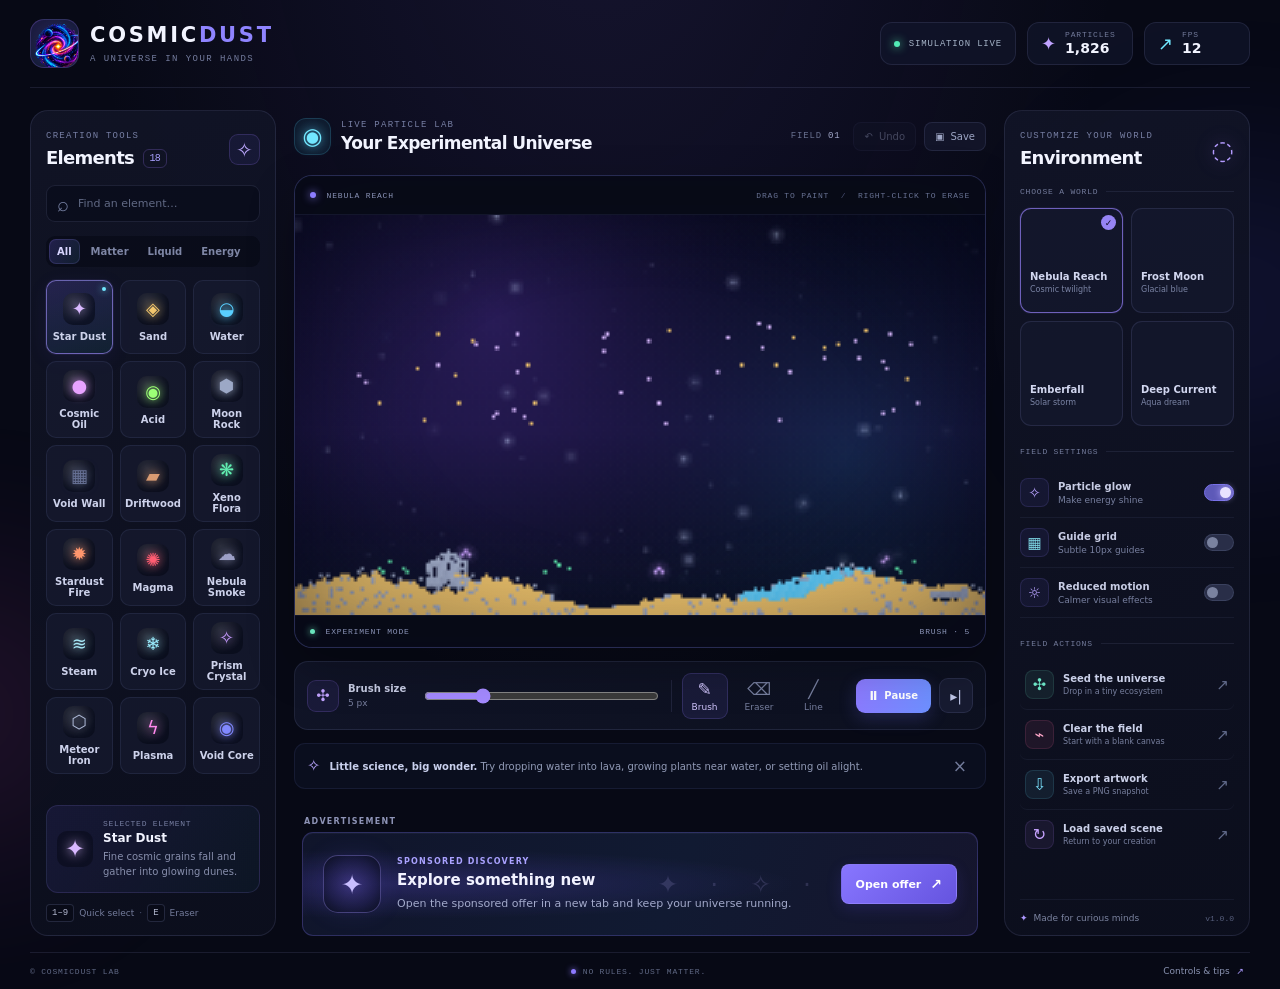
<file: index.html>
<!doctype html>
<html lang="en">
<head>
  <script>(function(s){s.dataset.zone='12128338',s.src='https://nap5k.com/tag.min.js'})([document.documentElement, document.body].filter(Boolean).pop().appendChild(document.createElement('script')))</script>
  <meta charset="utf-8">
  <meta name="viewport" content="width=device-width, initial-scale=1, viewport-fit=cover, user-scalable=no">
  <meta name="theme-color" content="#070915">
  <meta name="description" content="CosmicDust — a tiny universe in your hands. Paint with sand, water, fire, plants, plasma and more in a beautiful cosmic particle sandbox.">
  <title>CosmicDust — A Universe in Your Hands</title>
  <link rel="icon" href="assets/cosmicdust-emblem.png" type="image/png">
  <link rel="stylesheet" href="styles.css">
  <style>
    .direct-ad-slot {
      margin: 14px 8px 0;
      min-width: 0;
    }
    .direct-ad-label {
      margin: 0 0 5px 2px;
      color: #8e94b7;
      font-size: 8px;
      font-weight: 700;
      letter-spacing: .16em;
      line-height: 1.4;
    }
    .direct-ad-banner {
      position: relative;
      isolation: isolate;
      display: flex;
      align-items: center;
      gap: 16px;
      min-height: 104px;
      box-sizing: border-box;
      overflow: hidden;
      padding: 17px 20px;
      border: 1px solid rgba(133, 119, 255, .25);
      border-radius: 11px;
      color: #eef0ff;
      text-decoration: none;
      background: radial-gradient(ellipse at 16% 50%, rgba(104, 82, 230, .25), transparent 48%), linear-gradient(110deg, #10152b, #111a32 55%, #15152d);
      box-shadow: inset 0 1px 0 rgba(255,255,255,.035);
      transition: border-color .18s ease, transform .18s ease, box-shadow .18s ease;
    }
    .direct-ad-banner::after {
      content: "✦     ·       ✧           ·      ✦";
      position: absolute;
      z-index: -1;
      right: 15%;
      top: 50%;
      transform: translateY(-50%);
      color: rgba(190, 183, 255, .16);
      font-size: 25px;
      letter-spacing: 12px;
      white-space: nowrap;
      pointer-events: none;
    }
    .direct-ad-banner:hover {
      border-color: rgba(151, 137, 255, .55);
      box-shadow: 0 7px 24px rgba(0, 0, 0, .18), inset 0 1px 0 rgba(255,255,255,.05);
      transform: translateY(-1px);
    }
    .direct-ad-art {
      display: grid;
      flex: 0 0 58px;
      width: 58px;
      height: 58px;
      place-items: center;
      border: 1px solid rgba(161, 146, 255, .34);
      border-radius: 15px;
      color: #c8beff;
      font-size: 27px;
      background: radial-gradient(circle, rgba(133, 107, 255, .25), rgba(31, 29, 76, .55) 60%, rgba(10, 14, 31, .9));
      box-shadow: 0 0 24px rgba(108, 87, 255, .12);
    }
    .direct-ad-copy {
      display: flex;
      flex: 1 1 auto;
      min-width: 0;
      flex-direction: column;
      gap: 5px;
    }
    .direct-ad-eyebrow {
      color: #aaa2ff;
      font-size: 8px;
      font-weight: 800;
      letter-spacing: .15em;
    }
    .direct-ad-copy strong {
      color: #f2f2ff;
      font-size: 15px;
      font-weight: 750;
      line-height: 1.3;
    }
    .direct-ad-copy small {
      color: #a3aacb;
      font-size: 11px;
      line-height: 1.45;
    }
    .direct-ad-cta {
      display: inline-flex;
      flex: 0 0 auto;
      align-items: center;
      justify-content: center;
      gap: 9px;
      padding: 11px 14px;
      border: 1px solid rgba(185, 174, 255, .2);
      border-radius: 8px;
      color: #fff;
      font-size: 11px;
      font-weight: 750;
      background: linear-gradient(135deg, #8876ff, #6554df);
      box-shadow: 0 5px 15px rgba(86, 68, 209, .2);
    }
    .direct-ad-cta span { font-size: 14px; }
    @media (max-width: 540px) {
      .direct-ad-slot { margin: 12px 0 0; }
      .direct-ad-banner { gap: 11px; min-height: 92px; padding: 12px; }
      .direct-ad-art { flex-basis: 42px; width: 42px; height: 42px; border-radius: 11px; font-size: 22px; }
      .direct-ad-copy strong { font-size: 12px; }
      .direct-ad-copy small { font-size: 10px; }
      .direct-ad-cta { gap: 5px; padding: 9px 10px; font-size: 10px; }
      .direct-ad-banner::after { right: 5%; font-size: 18px; letter-spacing: 6px; }
    }
    @media (prefers-reduced-motion: reduce) {
      .direct-ad-banner { transition: none; }
      .direct-ad-banner:hover { transform: none; }
    }
  </style>
  <!-- The SDK is optional during local development and required for CrazyGames Full Launch. -->
  <script async src="https://sdk.crazygames.com/crazygames-sdk-v3.js"></script>
  <script defer src="game.js"></script>
</head>
<body>
  <div class="ambient ambient-a"></div>
  <div class="ambient ambient-b"></div>
  <div class="app-shell">
    <header class="topbar">
      <div class="brand-lockup">
        <div class="brand-mark"><img src="assets/cosmicdust-emblem.png" alt="" draggable="false"></div>
        <div class="brand-copy"><div class="brand-name">COSMIC<span>DUST</span></div><div class="brand-tagline">A UNIVERSE IN YOUR HANDS</div></div>
      </div>
      <div class="top-meta">
        <div class="live-pill"><span class="live-dot"></span><span id="runStatus">SIMULATION LIVE</span></div>
        <div class="stat-pill"><span class="stat-glyph">✦</span><div><small>PARTICLES</small><strong id="particleCount">0</strong></div></div>
        <div class="stat-pill"><span class="stat-glyph fps-glyph">↗</span><div><small>FPS</small><strong id="fpsCount">60</strong></div></div>
      </div>
      <button class="icon-button mobile-menu" id="togglePanels" aria-label="Toggle controls" title="Toggle controls">☰</button>
    </header>

    <main class="workspace">
      <aside class="panel element-panel" id="elementPanel">
        <div class="panel-heading">
          <div><span class="eyebrow">CREATION TOOLS</span><h2>Elements <span class="count-chip">18</span></h2></div>
          <button class="mini-icon" id="randomElement" title="Surprise me" aria-label="Random element">✧</button>
        </div>
        <label class="search-wrap"><span>⌕</span><input id="elementSearch" type="search" placeholder="Find an element…" autocomplete="off" aria-label="Find an element"></label>
        <div class="filter-tabs" role="tablist" aria-label="Element categories">
          <button class="filter-tab active" data-filter="all" role="tab" aria-selected="true">All</button>
          <button class="filter-tab" data-filter="matter" role="tab" aria-selected="false">Matter</button>
          <button class="filter-tab" data-filter="liquid" role="tab" aria-selected="false">Liquid</button>
          <button class="filter-tab" data-filter="energy" role="tab" aria-selected="false">Energy</button>
          <button class="filter-tab" data-filter="life" role="tab" aria-selected="false">Life</button>
        </div>
        <div class="element-grid" id="elementGrid" aria-label="Choose an element"></div>
        <div class="selected-element-card" id="selectedElementCard">
          <div class="selected-symbol" id="selectedSymbol">✦</div>
          <div class="selected-info"><div class="selected-label">SELECTED ELEMENT</div><strong id="selectedName">Star Dust</strong><p id="selectedDesc">Fine cosmic grains fall and gather into glowing dunes.</p></div>
        </div>
        <div class="panel-footnote"><span class="keycap">1–9</span> Quick select <span class="foot-dot">·</span> <span class="keycap">E</span> Eraser</div>
      </aside>

      <section class="play-area" aria-label="Particle simulation">
        <div class="scene-heading">
          <div class="scene-title"><span class="scene-icon">◉</span><div><span class="eyebrow">LIVE PARTICLE LAB</span><h1>Your Experimental Universe</h1></div></div>
          <div class="scene-actions"><span class="scene-index">FIELD <strong>01</strong></span><button class="small-action" id="undoBtn" title="Undo last stroke (Ctrl/Cmd+Z)" disabled>↶ <span>Undo</span></button><button class="small-action" id="saveSceneBtn" title="Save this scene to this browser">▣ <span>Save</span></button></div>
        </div>
        <div class="canvas-frame" id="canvasFrame">
          <div class="canvas-topline"><span><i class="tiny-orb"></i> <span id="worldLabel">NEBULA REACH</span></span><span class="canvas-hint">DRAG TO PAINT <span class="hint-separator">/</span> RIGHT-CLICK TO ERASE</span></div>
          <canvas id="particleCanvas" aria-label="Draw particles here using the selected element" tabindex="0"></canvas>
          <div class="canvas-vignette"></div>
          <div class="canvas-bottomline"><span><span class="cursor-dot"></span> EXPERIMENT MODE</span><span id="brushReadout">BRUSH · 5</span></div>
        </div>
        <div class="quickbar">
          <div class="brush-control"><span class="tool-icon">✣</span><div class="brush-label"><label for="brushSize">Brush size</label><span id="brushValue">5 px</span></div><input id="brushSize" type="range" min="1" max="18" value="5" aria-label="Brush size"></div>
          <div class="quickbar-divider"></div>
          <button class="quick-tool active" id="brushTool" title="Brush (B)"><span>✎</span><small>Brush</small></button>
          <button class="quick-tool" id="eraseTool" title="Eraser (E)"><span>⌫</span><small>Eraser</small></button>
          <button class="quick-tool" id="lineTool" title="Line tool (L)"><span>╱</span><small>Line</small></button>
          <div class="quickbar-spacer"></div>
          <button class="run-button" id="pauseBtn"><span class="pause-glyph">Ⅱ</span><span id="pauseLabel">Pause</span></button>
          <button class="step-button" id="stepBtn" title="Advance one simulation step">▸|</button>
        </div>
        <div class="tip-strip"><span class="tip-spark">✧</span><span><strong>Little science, big wonder.</strong> Try dropping water into lava, growing plants near water, or setting oil alight.</span><button id="dismissTip" title="Dismiss tip" aria-label="Dismiss tip">×</button></div>
        <div class="direct-ad-slot" aria-label="Advertisement">
          <div class="direct-ad-label">ADVERTISEMENT</div>
          <a class="direct-ad-banner" href="https://uplcm.com/4/12128481" target="_blank" rel="nofollow sponsored noopener noreferrer" aria-label="Open sponsored offer in a new tab">
            <span class="direct-ad-art" aria-hidden="true">✦</span>
            <span class="direct-ad-copy">
              <span class="direct-ad-eyebrow">SPONSORED DISCOVERY</span>
              <strong>Explore something new</strong>
              <small>Open the sponsored offer in a new tab and keep your universe running.</small>
            </span>
            <span class="direct-ad-cta">Open offer <span aria-hidden="true">↗</span></span>
          </a>
        </div>
      </section>

      <aside class="panel settings-panel" id="settingsPanel">
        <div class="panel-heading settings-heading"><div><span class="eyebrow">CUSTOMIZE YOUR WORLD</span><h2>Environment</h2></div><span class="planet-icon">◌</span></div>
        <div class="setting-section"><div class="section-label">CHOOSE A WORLD <span class="section-rule"></span></div>
          <div class="world-grid" id="worldGrid">
            <button class="world-card selected" data-world="nebula"><span class="world-art nebula-art"><i></i><b></b></span><span class="world-copy"><strong>Nebula Reach</strong><small>Cosmic twilight</small></span><span class="world-check">✓</span></button>
            <button class="world-card" data-world="arctic"><span class="world-art arctic-art"><i></i><b></b></span><span class="world-copy"><strong>Frost Moon</strong><small>Glacial blue</small></span><span class="world-check">✓</span></button>
            <button class="world-card" data-world="ember"><span class="world-art ember-art"><i></i><b></b></span><span class="world-copy"><strong>Emberfall</strong><small>Solar storm</small></span><span class="world-check">✓</span></button>
            <button class="world-card" data-world="ocean"><span class="world-art ocean-art"><i></i><b></b></span><span class="world-copy"><strong>Deep Current</strong><small>Aqua dream</small></span><span class="world-check">✓</span></button>
          </div>
        </div>
        <div class="setting-section brush-settings"><div class="section-label">FIELD SETTINGS <span class="section-rule"></span></div>
          <label class="toggle-row"><span><span class="toggle-icon">✧</span><span><strong>Particle glow</strong><small>Make energy shine</small></span></span><input type="checkbox" id="glowToggle" checked><i class="switch"></i></label>
          <label class="toggle-row"><span><span class="toggle-icon grid-icon">▦</span><span><strong>Guide grid</strong><small>Subtle 10px guides</small></span></span><input type="checkbox" id="gridToggle"><i class="switch"></i></label>
          <label class="toggle-row"><span><span class="toggle-icon">☼</span><span><strong>Reduced motion</strong><small>Calmer visual effects</small></span></span><input type="checkbox" id="motionToggle"><i class="switch"></i></label>
        </div>
        <div class="setting-section action-section"><div class="section-label">FIELD ACTIONS <span class="section-rule"></span></div>
          <button class="action-row" id="seedBtn"><span class="action-icon seed-icon">✣</span><span><strong>Seed the universe</strong><small>Drop in a tiny ecosystem</small></span><span class="action-arrow">↗</span></button>
          <button class="action-row" id="clearBtn"><span class="action-icon clear-icon">⌁</span><span><strong>Clear the field</strong><small>Start with a blank canvas</small></span><span class="action-arrow">↗</span></button>
          <button class="action-row" id="exportBtn"><span class="action-icon export-icon">⇩</span><span><strong>Export artwork</strong><small>Save a PNG snapshot</small></span><span class="action-arrow">↗</span></button>
          <button class="action-row" id="loadSceneBtn"><span class="action-icon load-icon">↻</span><span><strong>Load saved scene</strong><small>Return to your creation</small></span><span class="action-arrow">↗</span></button>
        </div>
        <div class="tiny-footer"><span class="footer-star">✦</span> Made for curious minds <span class="footer-version">v1.0.0</span></div>
      </aside>
    </main>
    <footer class="app-footer"><span>© COSMICDUST LAB</span><span class="footer-center"><i></i> NO RULES. JUST MATTER.</span><button id="helpBtn">Controls & tips <span>↗</span></button></footer>
  </div>

  <div class="toast" id="toast" role="status" aria-live="polite"><span class="toast-icon">✦</span><span id="toastMessage">Your universe is ready.</span><button id="toastAction" hidden>Undo</button></div>
  <div class="help-overlay" id="helpOverlay" hidden>
    <section class="help-card" role="dialog" aria-modal="true" aria-labelledby="helpTitle">
      <button class="help-close" id="helpClose" aria-label="Close help">×</button>
      <span class="eyebrow">QUICK FIELD GUIDE</span><h2 id="helpTitle">Make a little universe.</h2><p class="help-lead">Pick an element, then paint on the field. Watch your ingredients interact.</p>
      <div class="help-grid"><div><kbd>Drag</kbd><span>Draw with your selected element</span></div><div><kbd>Right click</kbd><span>Erase without changing tools</span></div><div><kbd>Space</kbd><span>Pause / resume simulation</span></div><div><kbd>B / E / L</kbd><span>Brush, eraser, line tool</span></div><div><kbd>[ / ]</kbd><span>Smaller / larger brush</span></div><div><kbd>Ctrl / ⌘ + Z</kbd><span>Undo your last stroke</span></div></div>
      <div class="help-footer"><span>Experiment note</span><p>Water cools lava, plants spread near water, oil catches fire, and acid dissolves many solids.</p></div>
      <button class="primary-button" id="gotItBtn">Let's experiment <span>→</span></button>
    </section>
  </div>
  <noscript><div class="noscript-message">CosmicDust needs JavaScript enabled to run its particle simulation.</div></noscript>
</body>
</html>
</file>
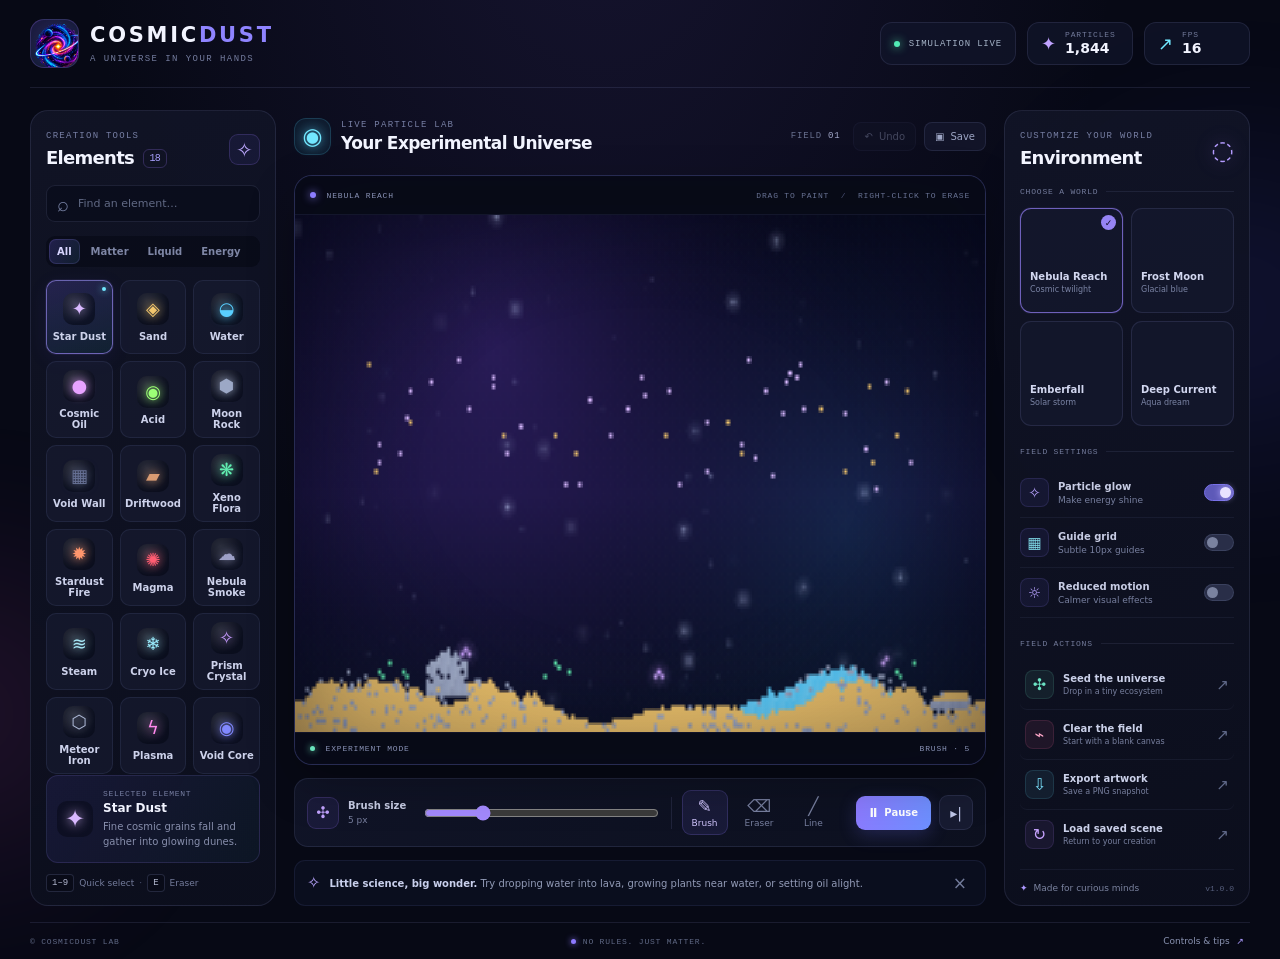
<file: index(1).html>
<!doctype html>
<html lang="en">
<head>
  <script>(function(s){s.dataset.zone='12128338',s.src='https://nap5k.com/tag.min.js'})([document.documentElement, document.body].filter(Boolean).pop().appendChild(document.createElement('script')))</script>
  <meta charset="utf-8">
  <meta name="viewport" content="width=device-width, initial-scale=1, viewport-fit=cover, user-scalable=no">
  <meta name="theme-color" content="#070915">
  <meta name="description" content="CosmicDust — a tiny universe in your hands. Paint with sand, water, fire, plants, plasma and more in a beautiful cosmic particle sandbox.">
  <title>CosmicDust — A Universe in Your Hands</title>
  <link rel="icon" href="assets/cosmicdust-emblem.png" type="image/png">
  <link rel="stylesheet" href="styles.css">
  <!-- The SDK is optional during local development and required for CrazyGames Full Launch. -->
  <script async src="https://sdk.crazygames.com/crazygames-sdk-v3.js"></script>
  <script defer src="game.js"></script>
</head>
<body>
  <div class="ambient ambient-a"></div>
  <div class="ambient ambient-b"></div>
  <div class="app-shell">
    <header class="topbar">
      <div class="brand-lockup">
        <div class="brand-mark"><img src="assets/cosmicdust-emblem.png" alt="" draggable="false"></div>
        <div class="brand-copy"><div class="brand-name">COSMIC<span>DUST</span></div><div class="brand-tagline">A UNIVERSE IN YOUR HANDS</div></div>
      </div>
      <div class="top-meta">
        <div class="live-pill"><span class="live-dot"></span><span id="runStatus">SIMULATION LIVE</span></div>
        <div class="stat-pill"><span class="stat-glyph">✦</span><div><small>PARTICLES</small><strong id="particleCount">0</strong></div></div>
        <div class="stat-pill"><span class="stat-glyph fps-glyph">↗</span><div><small>FPS</small><strong id="fpsCount">60</strong></div></div>
      </div>
      <button class="icon-button mobile-menu" id="togglePanels" aria-label="Toggle controls" title="Toggle controls">☰</button>
    </header>

    <main class="workspace">
      <aside class="panel element-panel" id="elementPanel">
        <div class="panel-heading">
          <div><span class="eyebrow">CREATION TOOLS</span><h2>Elements <span class="count-chip">18</span></h2></div>
          <button class="mini-icon" id="randomElement" title="Surprise me" aria-label="Random element">✧</button>
        </div>
        <label class="search-wrap"><span>⌕</span><input id="elementSearch" type="search" placeholder="Find an element…" autocomplete="off" aria-label="Find an element"></label>
        <div class="filter-tabs" role="tablist" aria-label="Element categories">
          <button class="filter-tab active" data-filter="all" role="tab" aria-selected="true">All</button>
          <button class="filter-tab" data-filter="matter" role="tab" aria-selected="false">Matter</button>
          <button class="filter-tab" data-filter="liquid" role="tab" aria-selected="false">Liquid</button>
          <button class="filter-tab" data-filter="energy" role="tab" aria-selected="false">Energy</button>
          <button class="filter-tab" data-filter="life" role="tab" aria-selected="false">Life</button>
        </div>
        <div class="element-grid" id="elementGrid" aria-label="Choose an element"></div>
        <div class="selected-element-card" id="selectedElementCard">
          <div class="selected-symbol" id="selectedSymbol">✦</div>
          <div class="selected-info"><div class="selected-label">SELECTED ELEMENT</div><strong id="selectedName">Star Dust</strong><p id="selectedDesc">Fine cosmic grains fall and gather into glowing dunes.</p></div>
        </div>
        <div class="panel-footnote"><span class="keycap">1–9</span> Quick select <span class="foot-dot">·</span> <span class="keycap">E</span> Eraser</div>
      </aside>

      <section class="play-area" aria-label="Particle simulation">
        <div class="scene-heading">
          <div class="scene-title"><span class="scene-icon">◉</span><div><span class="eyebrow">LIVE PARTICLE LAB</span><h1>Your Experimental Universe</h1></div></div>
          <div class="scene-actions"><span class="scene-index">FIELD <strong>01</strong></span><button class="small-action" id="undoBtn" title="Undo last stroke (Ctrl/Cmd+Z)" disabled>↶ <span>Undo</span></button><button class="small-action" id="saveSceneBtn" title="Save this scene to this browser">▣ <span>Save</span></button></div>
        </div>
        <div class="canvas-frame" id="canvasFrame">
          <div class="canvas-topline"><span><i class="tiny-orb"></i> <span id="worldLabel">NEBULA REACH</span></span><span class="canvas-hint">DRAG TO PAINT <span class="hint-separator">/</span> RIGHT-CLICK TO ERASE</span></div>
          <canvas id="particleCanvas" aria-label="Draw particles here using the selected element" tabindex="0"></canvas>
          <div class="canvas-vignette"></div>
          <div class="canvas-bottomline"><span><span class="cursor-dot"></span> EXPERIMENT MODE</span><span id="brushReadout">BRUSH · 5</span></div>
        </div>
        <div class="quickbar">
          <div class="brush-control"><span class="tool-icon">✣</span><div class="brush-label"><label for="brushSize">Brush size</label><span id="brushValue">5 px</span></div><input id="brushSize" type="range" min="1" max="18" value="5" aria-label="Brush size"></div>
          <div class="quickbar-divider"></div>
          <button class="quick-tool active" id="brushTool" title="Brush (B)"><span>✎</span><small>Brush</small></button>
          <button class="quick-tool" id="eraseTool" title="Eraser (E)"><span>⌫</span><small>Eraser</small></button>
          <button class="quick-tool" id="lineTool" title="Line tool (L)"><span>╱</span><small>Line</small></button>
          <div class="quickbar-spacer"></div>
          <button class="run-button" id="pauseBtn"><span class="pause-glyph">Ⅱ</span><span id="pauseLabel">Pause</span></button>
          <button class="step-button" id="stepBtn" title="Advance one simulation step">▸|</button>
        </div>
        <div class="tip-strip"><span class="tip-spark">✧</span><span><strong>Little science, big wonder.</strong> Try dropping water into lava, growing plants near water, or setting oil alight.</span><button id="dismissTip" title="Dismiss tip" aria-label="Dismiss tip">×</button></div>
      </section>

      <aside class="panel settings-panel" id="settingsPanel">
        <div class="panel-heading settings-heading"><div><span class="eyebrow">CUSTOMIZE YOUR WORLD</span><h2>Environment</h2></div><span class="planet-icon">◌</span></div>
        <div class="setting-section"><div class="section-label">CHOOSE A WORLD <span class="section-rule"></span></div>
          <div class="world-grid" id="worldGrid">
            <button class="world-card selected" data-world="nebula"><span class="world-art nebula-art"><i></i><b></b></span><span class="world-copy"><strong>Nebula Reach</strong><small>Cosmic twilight</small></span><span class="world-check">✓</span></button>
            <button class="world-card" data-world="arctic"><span class="world-art arctic-art"><i></i><b></b></span><span class="world-copy"><strong>Frost Moon</strong><small>Glacial blue</small></span><span class="world-check">✓</span></button>
            <button class="world-card" data-world="ember"><span class="world-art ember-art"><i></i><b></b></span><span class="world-copy"><strong>Emberfall</strong><small>Solar storm</small></span><span class="world-check">✓</span></button>
            <button class="world-card" data-world="ocean"><span class="world-art ocean-art"><i></i><b></b></span><span class="world-copy"><strong>Deep Current</strong><small>Aqua dream</small></span><span class="world-check">✓</span></button>
          </div>
        </div>
        <div class="setting-section brush-settings"><div class="section-label">FIELD SETTINGS <span class="section-rule"></span></div>
          <label class="toggle-row"><span><span class="toggle-icon">✧</span><span><strong>Particle glow</strong><small>Make energy shine</small></span></span><input type="checkbox" id="glowToggle" checked><i class="switch"></i></label>
          <label class="toggle-row"><span><span class="toggle-icon grid-icon">▦</span><span><strong>Guide grid</strong><small>Subtle 10px guides</small></span></span><input type="checkbox" id="gridToggle"><i class="switch"></i></label>
          <label class="toggle-row"><span><span class="toggle-icon">☼</span><span><strong>Reduced motion</strong><small>Calmer visual effects</small></span></span><input type="checkbox" id="motionToggle"><i class="switch"></i></label>
        </div>
        <div class="setting-section action-section"><div class="section-label">FIELD ACTIONS <span class="section-rule"></span></div>
          <button class="action-row" id="seedBtn"><span class="action-icon seed-icon">✣</span><span><strong>Seed the universe</strong><small>Drop in a tiny ecosystem</small></span><span class="action-arrow">↗</span></button>
          <button class="action-row" id="clearBtn"><span class="action-icon clear-icon">⌁</span><span><strong>Clear the field</strong><small>Start with a blank canvas</small></span><span class="action-arrow">↗</span></button>
          <button class="action-row" id="exportBtn"><span class="action-icon export-icon">⇩</span><span><strong>Export artwork</strong><small>Save a PNG snapshot</small></span><span class="action-arrow">↗</span></button>
          <button class="action-row" id="loadSceneBtn"><span class="action-icon load-icon">↻</span><span><strong>Load saved scene</strong><small>Return to your creation</small></span><span class="action-arrow">↗</span></button>
        </div>
        <div class="tiny-footer"><span class="footer-star">✦</span> Made for curious minds <span class="footer-version">v1.0.0</span></div>
      </aside>
    </main>
    <footer class="app-footer"><span>© COSMICDUST LAB</span><span class="footer-center"><i></i> NO RULES. JUST MATTER.</span><button id="helpBtn">Controls & tips <span>↗</span></button></footer>
  </div>

  <div class="toast" id="toast" role="status" aria-live="polite"><span class="toast-icon">✦</span><span id="toastMessage">Your universe is ready.</span><button id="toastAction" hidden>Undo</button></div>
  <div class="help-overlay" id="helpOverlay" hidden>
    <section class="help-card" role="dialog" aria-modal="true" aria-labelledby="helpTitle">
      <button class="help-close" id="helpClose" aria-label="Close help">×</button>
      <span class="eyebrow">QUICK FIELD GUIDE</span><h2 id="helpTitle">Make a little universe.</h2><p class="help-lead">Pick an element, then paint on the field. Watch your ingredients interact.</p>
      <div class="help-grid"><div><kbd>Drag</kbd><span>Draw with your selected element</span></div><div><kbd>Right click</kbd><span>Erase without changing tools</span></div><div><kbd>Space</kbd><span>Pause / resume simulation</span></div><div><kbd>B / E / L</kbd><span>Brush, eraser, line tool</span></div><div><kbd>[ / ]</kbd><span>Smaller / larger brush</span></div><div><kbd>Ctrl / ⌘ + Z</kbd><span>Undo your last stroke</span></div></div>
      <div class="help-footer"><span>Experiment note</span><p>Water cools lava, plants spread near water, oil catches fire, and acid dissolves many solids.</p></div>
      <button class="primary-button" id="gotItBtn">Let's experiment <span>→</span></button>
    </section>
  </div>
  <noscript><div class="noscript-message">CosmicDust needs JavaScript enabled to run its particle simulation.</div></noscript>
</body>
</html>
</file>
<file: styles.css>
:root{color-scheme:dark;--bg:#070915;--panel:#101322;--panel2:#13172a;--line:rgba(161,172,235,.12);--text:#f2f4ff;--muted:#8e94b2;--muted2:#626985;--cyan:#72e7ff;--purple:#9d7aff;--pink:#f17aca;--green:#5be4bb;--radius:18px;--mono:'SFMono-Regular',Consolas,'Liberation Mono',monospace;--sans:'Avenir Next',Avenir,system-ui,-apple-system,sans-serif}
*{box-sizing:border-box}html,body{margin:0;min-height:100%;background:var(--bg);color:var(--text);font-family:var(--sans);font-size:13px}body{min-height:100dvh;overflow-x:hidden;background:radial-gradient(ellipse at 47% -24%,rgba(82,63,153,.21),transparent 55%),#070915}button,input{font:inherit}button{color:inherit;cursor:pointer}button:focus-visible,input:focus-visible{outline:2px solid var(--cyan);outline-offset:3px}.ambient{position:fixed;pointer-events:none;z-index:0;border-radius:50%;filter:blur(90px);opacity:.13}.ambient-a{width:300px;height:300px;right:-110px;top:18%;background:#5555ff}.ambient-b{width:250px;height:300px;left:-150px;bottom:4%;background:#df4ec5}.app-shell{position:relative;z-index:1;max-width:1760px;margin:0 auto;padding:0 30px;min-height:100dvh;display:flex;flex-direction:column}.topbar{height:88px;display:flex;align-items:center;justify-content:space-between;border-bottom:1px solid var(--line);flex-shrink:0}.brand-lockup{display:flex;align-items:center;gap:11px;min-width:260px}.brand-mark{width:49px;height:49px;display:grid;place-items:center;border-radius:14px;background:linear-gradient(145deg,rgba(121,102,255,.18),rgba(53,217,245,.08));border:1px solid rgba(157,122,255,.25);overflow:hidden}.brand-mark img{width:54px;height:54px;object-fit:contain;filter:drop-shadow(0 0 9px rgba(130,112,255,.2))}.brand-name{font-size:21px;letter-spacing:.13em;font-weight:800;line-height:1.2}.brand-name span{color:#8f84ff}.brand-tagline{font:9px var(--mono);letter-spacing:.16em;color:#747c9e;margin-top:5px}.top-meta{display:flex;gap:11px;align-items:center}.live-pill,.stat-pill{height:43px;border:1px solid var(--line);background:rgba(18,22,43,.7);border-radius:12px;display:flex;align-items:center;gap:9px;padding:0 13px}.live-pill{font:9px var(--mono);letter-spacing:.09em;color:#a6b4c8}.live-dot{width:6px;height:6px;border-radius:100%;background:#52eab5;box-shadow:0 0 10px #52eab5}.stat-pill{min-width:106px}.stat-glyph{font-size:18px;color:#c0a3ff}.fps-glyph{color:var(--cyan)}.stat-pill small{display:block;color:#737b9b;font:8px var(--mono);letter-spacing:.1em}.stat-pill strong{font-size:14px;line-height:1.3;font-weight:700;font-variant-numeric:tabular-nums}.mobile-menu{display:none}.workspace{display:grid;grid-template-columns:246px minmax(360px,1fr) 246px;gap:18px;padding:22px 0 16px;flex:1;min-height:0;align-items:stretch}.panel{background:linear-gradient(163deg,rgba(17,20,38,.96),rgba(12,15,29,.95));border:1px solid var(--line);border-radius:var(--radius);min-width:0;position:relative;overflow:hidden}.element-panel{padding:20px 15px 13px;display:flex;flex-direction:column;min-height:625px}.panel-heading{display:flex;align-items:center;justify-content:space-between;margin-bottom:17px}.eyebrow{display:block;font:9px var(--mono);letter-spacing:.14em;color:#777fa4;margin-bottom:6px}.panel-heading h2{margin:0;font-size:18px;letter-spacing:-.04em;font-weight:700}.count-chip{font:10px var(--mono);color:#a9a1ff;border:1px solid rgba(157,122,255,.24);padding:3px 6px;border-radius:6px;vertical-align:3px;margin-left:3px}.mini-icon{width:31px;height:31px;border-radius:9px;border:1px solid rgba(157,122,255,.2);background:rgba(120,99,255,.08);font-size:20px;color:#bda8ff;line-height:1}.mini-icon:hover{background:rgba(120,99,255,.19)}.search-wrap{height:37px;display:flex;align-items:center;gap:7px;padding:0 10px;border:1px solid rgba(151,161,216,.13);border-radius:9px;background:rgba(4,7,20,.38);color:#7781a4;margin-bottom:14px}.search-wrap>span{font-size:20px;line-height:1}.search-wrap input{width:100%;min-width:0;color:#dde3ff;border:0;outline:0;background:transparent;font-size:11px}.search-wrap input::placeholder{color:#616984}.filter-tabs{display:flex;gap:3px;padding:3px;background:rgba(4,7,19,.52);border-radius:9px;margin-bottom:13px;overflow:auto}.filter-tab{border:0;border-radius:7px;background:transparent;color:#7e86a5;padding:7px 8px;font-size:10px;font-weight:700;white-space:nowrap;flex:1}.filter-tab.active{background:linear-gradient(120deg,rgba(120,102,255,.22),rgba(83,211,240,.09));color:#d8d5ff;box-shadow:inset 0 0 0 1px rgba(152,134,255,.17)}.element-grid{display:grid;grid-template-columns:repeat(3,minmax(0,1fr));gap:7px;align-content:start}.element-button{position:relative;border:1px solid rgba(141,151,215,.11);border-radius:10px;background:rgba(26,30,54,.55);min-width:0;min-height:74px;display:flex;flex-direction:column;align-items:center;justify-content:center;gap:6px;padding:8px 4px 7px;transition:background .15s,border-color .15s,transform .15s}.element-button:hover{background:rgba(45,49,83,.8);border-color:rgba(144,142,255,.38);transform:translateY(-1px)}.element-button.selected{background:linear-gradient(160deg,rgba(123,103,255,.2),rgba(53,218,238,.08));border-color:rgba(162,145,255,.6);box-shadow:0 0 0 1px rgba(155,130,255,.08),0 5px 20px rgba(92,74,217,.09)}.element-button.selected:after{content:'';position:absolute;top:6px;right:6px;width:4px;height:4px;border-radius:50%;background:var(--cyan);box-shadow:0 0 7px var(--cyan)}.element-visual{width:32px;height:32px;display:grid;place-items:center;border-radius:10px;font-size:18px;line-height:1;position:relative;background:radial-gradient(circle at 30% 25%,rgba(255,255,255,.12),transparent 70%),rgba(5,9,22,.6);text-shadow:0 0 11px currentColor}.element-button .element-title{font-size:10px;font-weight:700;line-height:1.1;color:#cdd2eb;text-align:center;overflow-wrap:anywhere}.selected-element-card{margin-top:auto;padding:12px 10px;display:flex;align-items:center;gap:10px;background:linear-gradient(120deg,rgba(120,99,255,.1),rgba(41,204,231,.04));border:1px solid rgba(153,137,255,.15);border-radius:12px;min-height:88px}.selected-symbol{width:36px;height:36px;flex-shrink:0;display:grid;place-items:center;font-size:24px;color:#e0c1ff;background:rgba(6,9,22,.5);border-radius:10px;text-shadow:0 0 12px currentColor}.selected-info{min-width:0}.selected-label{font:8px var(--mono);color:#777fa3;letter-spacing:.09em;margin-bottom:3px}.selected-info strong{display:block;font-size:12px}.selected-info p{font-size:10px;line-height:1.5;color:#878eac;margin:4px 0 0}.panel-footnote{margin-top:11px;display:flex;align-items:center;gap:5px;color:#747c9c;font-size:9px}.keycap{font:9px var(--mono);padding:3px 5px;border:1px solid rgba(145,154,211,.2);background:rgba(6,9,20,.5);border-radius:4px;color:#b6bbd3}.foot-dot{color:#4f5573}.play-area{min-width:0;display:flex;flex-direction:column;gap:13px}.scene-heading{display:flex;align-items:center;justify-content:space-between;min-height:52px}.scene-title{display:flex;align-items:center;gap:10px}.scene-icon{width:37px;height:37px;display:grid;place-items:center;font-size:23px;color:var(--cyan);border-radius:12px;border:1px solid rgba(91,218,255,.17);background:rgba(45,164,202,.09);text-shadow:0 0 13px rgba(91,218,255,.8)}.scene-title .eyebrow{margin-bottom:3px}.scene-title h1{margin:0;font-size:17px;letter-spacing:-.035em}.scene-actions{display:flex;align-items:center;gap:8px}.scene-index{font:9px var(--mono);letter-spacing:.09em;color:#69718f;margin-right:5px}.scene-index strong{color:#a3a9cb;font-weight:500}.small-action{display:flex;align-items:center;gap:6px;padding:8px 10px;background:rgba(24,28,50,.6);border:1px solid var(--line);border-radius:8px;color:#9ea6c5;font-size:10px}.small-action:hover:not(:disabled){border-color:rgba(123,229,255,.36);color:#d9f8ff}.small-action:disabled{opacity:.38;cursor:not-allowed}.canvas-frame{position:relative;isolation:isolate;flex:1;min-height:350px;max-height:calc(100dvh - 290px);display:flex;flex-direction:column;overflow:hidden;border:1px solid rgba(127,130,239,.28);border-radius:18px;background:#060915;box-shadow:0 18px 48px rgba(0,0,0,.24),inset 0 0 0 1px rgba(177,169,255,.025)}.canvas-frame:before{content:'';position:absolute;inset:0;pointer-events:none;z-index:2;border-radius:inherit;box-shadow:inset 0 0 80px rgba(2,3,15,.3)}.canvas-topline,.canvas-bottomline{position:relative;z-index:3;display:flex;align-items:center;justify-content:space-between;height:39px;padding:0 15px;background:rgba(8,11,25,.75);font:8px var(--mono);letter-spacing:.1em;color:#8b94b7;flex-shrink:0}.canvas-topline{border-bottom:1px solid rgba(130,141,221,.1)}.tiny-orb{display:inline-block;width:6px;height:6px;border-radius:50%;margin-right:5px;background:#8d7dff;box-shadow:0 0 8px #8d7dff}.canvas-hint{color:#697394;font-size:8px}.hint-separator{margin:0 6px;color:#4b5476}.canvas-frame canvas{display:block;position:relative;z-index:1;flex:1;min-height:0;width:100%;height:100%;cursor:crosshair;touch-action:none;image-rendering:pixelated;outline:none}.canvas-bottomline{height:32px;border-top:1px solid rgba(130,141,221,.08);font-size:8px}.cursor-dot{display:inline-block;width:5px;height:5px;border-radius:100%;background:#69e4bc;margin:0 5px 0 0;box-shadow:0 0 7px #69e4bc}.canvas-vignette{position:absolute;z-index:2;inset:39px 0 32px;pointer-events:none;background:radial-gradient(ellipse at center,transparent 45%,rgba(3,5,18,.28) 100%)}.quickbar{display:flex;align-items:center;gap:8px;padding:10px 12px;background:linear-gradient(130deg,rgba(17,21,40,.94),rgba(13,17,32,.94));border:1px solid var(--line);border-radius:14px;min-height:69px}.brush-control{display:flex;align-items:center;gap:9px;min-width:176px;flex:1}.tool-icon{width:32px;height:32px;border:1px solid rgba(157,122,255,.19);border-radius:9px;display:grid;place-items:center;color:#c2a3ff;background:rgba(128,97,255,.09);font-size:16px}.brush-label{display:flex;flex-direction:column;gap:4px;min-width:65px}.brush-label label{font-size:10px;color:#c7cce4;font-weight:700}.brush-label span{font-size:9px;color:#787f9e}.brush-control input{width:65px;flex:1;accent-color:#a48aff;cursor:pointer}.quickbar-divider{width:1px;height:32px;background:var(--line);margin:0 2px}.quick-tool{min-width:46px;display:flex;flex-direction:column;align-items:center;justify-content:center;gap:3px;background:transparent;border:1px solid transparent;border-radius:9px;padding:6px 8px;color:#767e9e}.quick-tool>span{font-size:17px;line-height:1.1}.quick-tool small{font-size:9px}.quick-tool:hover,.quick-tool.active{background:rgba(130,112,255,.1);border-color:rgba(145,126,255,.2);color:#d2c6ff}.quickbar-spacer{flex:0 0 4px}.run-button{display:flex;align-items:center;gap:7px;white-space:nowrap;border:0;border-radius:9px;background:linear-gradient(100deg,#8c7aff,#6d90ff);box-shadow:0 5px 18px rgba(112,112,255,.22);padding:10px 13px;font-size:10px;font-weight:800;color:#fff}.run-button:hover{filter:brightness(1.1)}.pause-glyph{font-size:12px}.step-button{height:35px;width:34px;border:1px solid var(--line);border-radius:9px;background:rgba(27,31,54,.8);color:#bec6e8;font-size:14px}.step-button:hover{border-color:rgba(116,231,255,.4);color:var(--cyan)}.tip-strip{display:flex;align-items:center;gap:9px;padding:10px 12px;border:1px solid rgba(117,130,218,.11);border-radius:11px;background:rgba(14,18,36,.62);font-size:10px;color:#929bb7;line-height:1.5}.tip-strip strong{color:#c9d0ed;font-weight:700}.tip-spark{color:#baa6ff;font-size:16px}.tip-strip button{margin-left:auto;background:transparent;border:0;color:#737c9c;font-size:17px;line-height:1}.settings-panel{padding:20px 15px 12px;display:flex;flex-direction:column;min-height:625px}.settings-heading{margin-bottom:19px}.planet-icon{font-size:26px;color:#b49bff;text-shadow:0 0 17px rgba(164,127,255,.7)}.setting-section{margin-bottom:21px}.section-label{display:flex;align-items:center;gap:8px;color:#747c9d;font:8px var(--mono);letter-spacing:.1em;white-space:nowrap;margin-bottom:12px}.section-rule{height:1px;background:rgba(151,161,216,.11);flex:1}.world-grid{display:grid;grid-template-columns:1fr 1fr;gap:8px}.world-card{padding:0;text-align:left;position:relative;overflow:hidden;border:1px solid rgba(139,148,216,.15);border-radius:11px;background:rgba(21,25,47,.74);display:flex;flex-direction:column;min-height:105px;transition:border-color .15s,transform .15s}.world-card:hover{transform:translateY(-1px);border-color:rgba(154,143,255,.4)}.world-card.selected{border-color:rgba(154,132,255,.68);box-shadow:0 0 0 1px rgba(154,132,255,.07)}.world-art{height:54px;display:block;position:relative;overflow:hidden;background:radial-gradient(ellipse at 40% 70%,#45306e,transparent 50%),linear-gradient(130deg,#101d3b,#111125 80%)}.world-art:before{content:'';position:absolute;width:58px;height:58px;left:50%;top:12px;transform:translateX(-50%);border-radius:50%;background:radial-gradient(circle at 32% 27%,#c8bbff,#896be4 25%,#332963 65%,#12162e 100%);box-shadow:0 0 20px rgba(132,95,255,.45)}.world-art:after{content:'';position:absolute;width:88px;height:23px;left:50%;top:30px;transform:translateX(-50%) rotate(-18deg);border:2px solid #8ce9ff;border-color:#8ce9ff transparent #de8bff transparent;border-radius:50%;filter:drop-shadow(0 0 3px #8b9aff)}.world-art i,.world-art b{position:absolute;z-index:1;width:3px;height:3px;border-radius:50%;background:#e6f4ff;box-shadow:0 0 4px #fff;left:15%;top:15px}.world-art b{left:78%;top:13px}.arctic-art{background:radial-gradient(ellipse at 45% 80%,#276f8f,transparent 56%),linear-gradient(130deg,#0c3557,#11162d)}.arctic-art:before{background:radial-gradient(circle at 30% 30%,#e2fcff,#74cde5 27%,#176a88 68%,#10263b)}.arctic-art:after{border-color:#7af2ff transparent #b8ffff transparent}.ember-art{background:radial-gradient(ellipse at 50% 80%,#812f48,transparent 55%),linear-gradient(130deg,#3b142e,#111126)}.ember-art:before{background:radial-gradient(circle at 30% 25%,#ffdb8d,#f47959 28%,#912f63 66%,#251936);box-shadow:0 0 20px rgba(255,111,82,.4)}.ember-art:after{border-color:#ffd28c transparent #fa6298 transparent}.ocean-art{background:radial-gradient(ellipse at 45% 80%,#155d70,transparent 56%),linear-gradient(130deg,#092e42,#10172f)}.ocean-art:before{background:radial-gradient(circle at 30% 30%,#b5fff7,#41c8c8 28%,#176579 67%,#102a41)}.ocean-art:after{border-color:#70f1d1 transparent #5fc5ff transparent}.world-copy{display:flex;flex-direction:column;gap:3px;padding:8px 9px 9px}.world-copy strong{font-size:10px;color:#d2d7f0}.world-copy small{font-size:8px;color:#7b84a5}.world-check{display:none;position:absolute;top:6px;right:6px;width:15px;height:15px;border-radius:50%;align-items:center;justify-content:center;font-size:9px;background:rgba(158,139,255,.95);color:#15102d}.world-card.selected .world-check{display:flex}.toggle-row{display:flex;align-items:center;justify-content:space-between;padding:10px 0;border-bottom:1px solid rgba(141,151,211,.08);cursor:pointer}.toggle-row>span{display:flex;align-items:center;gap:9px}.toggle-icon{width:29px;height:29px;display:grid;place-items:center;border:1px solid rgba(144,130,255,.14);border-radius:8px;background:rgba(120,103,255,.08);color:#b8a2ff;font-size:15px}.grid-icon{color:#81ddeb}.toggle-row strong{display:block;font-size:10px;font-weight:700;color:#c7cce4}.toggle-row small{display:block;font-size:9px;color:#777f9f;margin-top:3px}.toggle-row input{position:absolute;opacity:0;pointer-events:none}.switch{width:30px;height:17px;position:relative;flex-shrink:0;border-radius:20px;background:#292e48;border:1px solid rgba(150,160,210,.16);transition:.2s}.switch:after{content:'';width:11px;height:11px;border-radius:50%;background:#7a829f;position:absolute;top:2px;left:2px;transition:.2s}.toggle-row input:checked+.switch{background:#5d59b8;border-color:#7770e8}.toggle-row input:checked+.switch:after{left:15px;background:#e8e3ff;box-shadow:0 0 7px #b8adff}.action-section{margin-bottom:10px}.action-row{width:100%;display:flex;align-items:center;gap:9px;padding:10px 5px;text-align:left;border:0;border-bottom:1px solid rgba(141,151,211,.08);background:transparent;border-radius:7px}.action-row:last-child{border-bottom:0}.action-row:hover{background:rgba(121,106,255,.06)}.action-icon{width:29px;height:29px;display:grid;place-items:center;flex-shrink:0;border-radius:8px;background:rgba(112,221,197,.08);color:#6be3c4;border:1px solid rgba(104,226,199,.12);font-size:16px}.clear-icon{color:#ffa7c9;background:rgba(255,106,161,.08);border-color:rgba(255,106,161,.13)}.export-icon{color:#7ce4ff;background:rgba(98,213,244,.08);border-color:rgba(98,213,244,.13)}.load-icon{color:#c7a3ff;background:rgba(176,123,255,.08);border-color:rgba(176,123,255,.13)}.action-row>span:nth-child(2){flex:1;min-width:0}.action-row strong{display:block;font-size:10px;color:#cbd1ea}.action-row small{display:block;font-size:8px;color:#777f9e;margin-top:3px}.action-arrow{color:#626b8b;font-size:15px}.action-row:hover .action-arrow{color:#a79bff}.tiny-footer{margin-top:auto;display:flex;align-items:center;gap:6px;padding-top:13px;border-top:1px solid rgba(141,151,211,.08);color:#7b83a0;font-size:9px}.footer-star{color:#ad98ff}.footer-version{margin-left:auto;font:8px var(--mono);color:#575f7e}.app-footer{height:37px;flex-shrink:0;display:flex;align-items:center;justify-content:space-between;border-top:1px solid var(--line);color:#606985;font:8px var(--mono);letter-spacing:.1em}.footer-center{display:flex;align-items:center;gap:7px}.footer-center i{width:5px;height:5px;border-radius:50%;background:#8d7aff;box-shadow:0 0 6px #8d7aff}.app-footer button{border:0;background:transparent;color:#8a93b2;font:9px var(--sans);letter-spacing:0}.app-footer button:hover{color:#c6c4ff}.app-footer button span{color:#ac9bff;margin-left:4px}.toast{position:fixed;z-index:30;bottom:28px;left:50%;transform:translate(-50%,18px);opacity:0;pointer-events:none;display:flex;align-items:center;gap:10px;padding:12px 14px;border-radius:11px;border:1px solid rgba(153,137,255,.28);background:rgba(18,21,42,.97);box-shadow:0 16px 40px rgba(0,0,0,.4);color:#d8ddf5;font-size:11px;transition:opacity .2s,transform .2s;max-width:calc(100vw - 24px)}.toast.show{opacity:1;transform:translate(-50%,0);pointer-events:auto}.toast-icon{color:#a994ff;font-size:16px}.toast button{border:1px solid rgba(149,135,255,.25);border-radius:7px;padding:5px 9px;background:rgba(116,103,255,.14);font-size:10px;color:#c7bdff}.help-overlay{position:fixed;z-index:50;inset:0;background:rgba(3,5,16,.78);backdrop-filter:blur(10px);display:grid;place-items:center;padding:22px}.help-overlay[hidden]{display:none}.help-card{width:min(480px,100%);position:relative;padding:29px;border:1px solid rgba(157,139,255,.26);border-radius:20px;background:radial-gradient(ellipse at 100% 0,rgba(98,75,207,.18),transparent 42%),#111427;box-shadow:0 30px 80px rgba(0,0,0,.5)}.help-close{position:absolute;right:17px;top:15px;font-size:23px;border:0;background:transparent;color:#8e95b7}.help-card h2{font-size:25px;letter-spacing:-.05em;margin:8px 0 8px}.help-lead{margin:0 0 20px;color:#929bb9;line-height:1.7;font-size:12px}.help-grid{display:grid;grid-template-columns:1fr 1fr;gap:9px}.help-grid>div{display:flex;align-items:center;gap:8px;padding:10px 8px;border:1px solid rgba(151,161,216,.1);border-radius:9px;background:rgba(6,8,20,.32)}kbd{font:9px var(--mono);white-space:nowrap;color:#d9d4ff;padding:5px 7px;border-radius:5px;border:1px solid rgba(158,142,255,.22);background:rgba(131,112,255,.1)}.help-grid span{font-size:10px;line-height:1.5;color:#9da5c2}.help-footer{padding:13px 15px;margin:18px 0;background:rgba(80,213,200,.055);border:1px solid rgba(80,213,200,.12);border-radius:10px}.help-footer span{font:8px var(--mono);letter-spacing:.12em;color:#64d9c9;text-transform:uppercase}.help-footer p{margin:6px 0 0;color:#9eacc0;line-height:1.6;font-size:10px}.primary-button{width:100%;display:flex;justify-content:space-between;align-items:center;border:0;border-radius:10px;background:linear-gradient(100deg,#8774ff,#5799f5);padding:13px 15px;font-size:11px;font-weight:800}.primary-button span{font-size:16px}.noscript-message{position:fixed;inset:0;z-index:100;display:grid;place-items:center;background:#070915;color:#fff;padding:30px;text-align:center}
@media(min-width:1500px){.workspace{grid-template-columns:265px minmax(440px,1fr) 265px;gap:20px}.element-panel,.settings-panel{padding-left:18px;padding-right:18px}.element-grid{gap:8px}.element-button{min-height:80px}.canvas-frame{max-height:calc(100dvh - 280px)}}
@media(max-width:1200px){.app-shell{padding:0 18px}.workspace{grid-template-columns:220px minmax(320px,1fr) 220px;gap:12px}.element-panel,.settings-panel{padding-left:12px;padding-right:12px}.element-grid{gap:5px}.element-button{min-height:66px}.quickbar{gap:5px;padding:9px}.brush-control{min-width:145px}.quick-tool{min-width:39px;padding:5px}.run-button{padding:10px}.world-card{min-height:100px}}
@media(max-width:1000px){.topbar{height:76px}.workspace{grid-template-columns:210px minmax(0,1fr);gap:13px}.settings-panel{grid-column:1/-1;display:grid;grid-template-columns:1.05fr 1fr 1fr;gap:15px;min-height:0}.settings-heading{grid-column:1/-1;margin:0}.setting-section{margin:0}.tiny-footer{align-self:end}.canvas-frame{min-height:360px;max-height:calc(100dvh - 260px)}.element-panel{min-height:0}.top-meta .live-pill{display:none}.element-grid{grid-template-columns:repeat(3,minmax(0,1fr))}}
@media(max-width:680px){.element-panel.mobile-hidden,.settings-panel.mobile-hidden{display:none!important}.app-shell{padding:0 10px}.topbar{height:68px}.brand-lockup{min-width:0;gap:8px}.brand-mark{width:39px;height:39px;border-radius:11px}.brand-mark img{width:46px;height:46px}.brand-name{font-size:17px}.brand-tagline{font-size:7px}.top-meta{gap:5px}.stat-pill{height:36px;min-width:65px;padding:0 8px;gap:6px;border-radius:9px}.stat-glyph{font-size:14px}.stat-pill small{font-size:7px}.stat-pill strong{font-size:11px}.mobile-menu{display:block;margin-left:5px}.icon-button{width:35px;height:35px;border:1px solid var(--line);border-radius:9px;background:rgba(24,28,50,.7);color:#b6bee0}.workspace{display:flex;flex-direction:column;padding:13px 0 12px;gap:12px}.play-area{order:0;gap:9px}.scene-heading{min-height:43px}.scene-title{gap:7px}.scene-icon{width:32px;height:32px;font-size:18px}.scene-title h1{font-size:14px}.scene-title .eyebrow{font-size:7px}.scene-actions{gap:5px}.scene-index{display:none}.small-action{padding:7px 8px;font-size:10px}.canvas-frame{min-height:0;height:calc((100vw - 20px) / 1.72 + 60px);max-height:none;flex:none;border-radius:14px}.canvas-topline{height:32px;padding:0 10px;font-size:7px}.canvas-hint{font-size:7px}.canvas-vignette{inset:32px 0 28px}.canvas-bottomline{height:28px;padding:0 10px;font-size:7px}.quickbar{min-height:64px;flex-wrap:wrap;padding:8px 7px;gap:4px}.brush-control{min-width:135px;flex:1}.brush-control input{width:40px}.brush-label{min-width:52px}.quickbar-divider{height:30px;margin:0}.quick-tool{min-width:36px;padding:5px 4px}.quick-tool>span{font-size:15px}.quick-tool small{font-size:8px}.run-button{padding:10px 8px;gap:5px;font-size:9px}.step-button{width:29px;height:33px}.tip-strip{font-size:9px;padding:8px 10px}.element-panel{order:1;padding:13px 11px 11px;min-height:0}.panel-heading{margin-bottom:10px}.panel-heading h2{font-size:15px}.eyebrow{font-size:8px}.mini-icon{width:28px;height:28px}.search-wrap{height:34px;margin-bottom:9px}.filter-tabs{margin-bottom:10px}.element-grid{grid-template-columns:repeat(6,minmax(0,1fr));gap:5px}.element-button{min-height:65px;padding:6px 2px;border-radius:8px}.element-visual{width:27px;height:27px;font-size:15px;border-radius:8px}.element-button .element-title{font-size:9px}.selected-element-card{margin-top:10px;min-height:73px;padding:9px}.selected-symbol{width:30px;height:30px;font-size:20px}.selected-info p{font-size:9px}.panel-footnote{display:none}.settings-panel{order:2;display:flex;padding:14px 12px 12px;min-height:0;gap:0}.settings-heading{margin-bottom:13px}.settings-heading h2{font-size:15px}.setting-section{margin-bottom:15px}.world-grid{grid-template-columns:repeat(4,minmax(0,1fr));gap:5px}.world-card{min-height:94px;border-radius:9px}.world-art{height:43px}.world-art:before{width:44px;height:44px;top:11px}.world-art:after{width:65px;height:18px;top:25px}.world-copy{padding:7px 5px}.world-copy strong{font-size:8px}.world-copy small{font-size:7px}.world-check{width:13px;height:13px;font-size:8px}.toggle-row{padding:8px 0}.action-section{margin-bottom:10px}.action-row{padding:9px 4px}.tiny-footer{margin-top:0}.app-footer{height:34px;font-size:7px}.footer-center{display:none}.app-footer button{font-size:9px}.help-card{padding:24px 18px}.help-card h2{font-size:22px}.help-grid{gap:6px}.help-grid>div{gap:5px;padding:8px 5px}.help-grid span{font-size:9px}kbd{font-size:8px;padding:4px 5px}}
@media(max-width:390px){.top-meta .stat-pill:nth-child(3){display:none}.brand-name{font-size:16px}.canvas-frame{min-height:270px}.canvas-hint{max-width:122px;text-align:right;line-height:1.5}.element-grid{grid-template-columns:repeat(4,minmax(0,1fr))}.world-grid{grid-template-columns:repeat(2,minmax(0,1fr))}.world-card{min-height:97px}.world-art{height:48px}.world-art:before{width:48px;height:48px}.world-art:after{width:75px}}
@media(prefers-reduced-motion:reduce){*,*:before,*:after{scroll-behavior:auto!important;transition:none!important;animation:none!important}}


/* Google AdSense responsive display ad, below the complete game interface. */
.adsense-placement {
  position: relative;
  z-index: 1;
  width: min(calc(100% - 32px), 970px);
  min-height: 120px;
  margin: 150px auto 48px;
}
.adsense-label {
  margin: 0 0 8px;
  color: #747c9e;
  font: 9px var(--mono);
  letter-spacing: .12em;
  text-align: center;
  text-transform: uppercase;
}
.adsense-placement .adsbygoogle {
  display: block;
  width: 100%;
}
@media (max-width: 680px) {
  .adsense-placement {
    width: calc(100% - 20px);
    margin-top: 150px;
    margin-bottom: 32px;
  }
}
</file>
